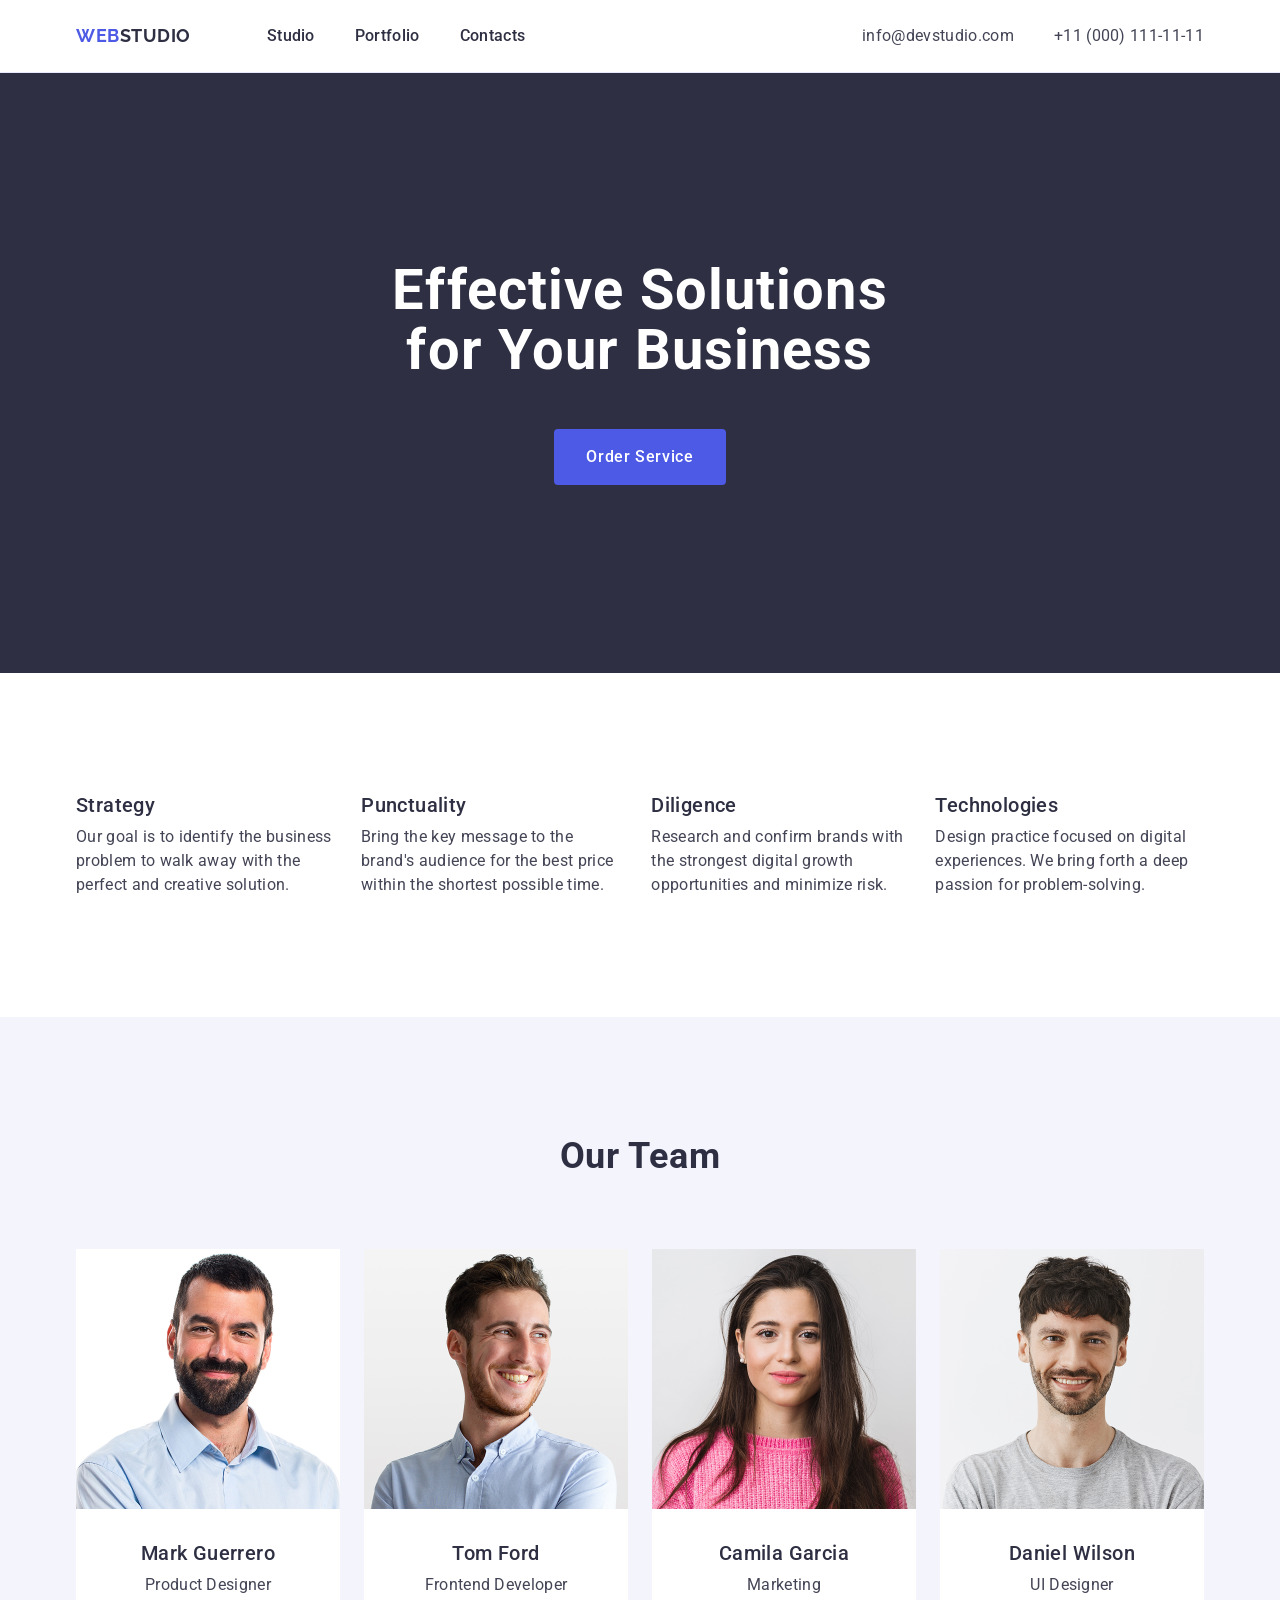
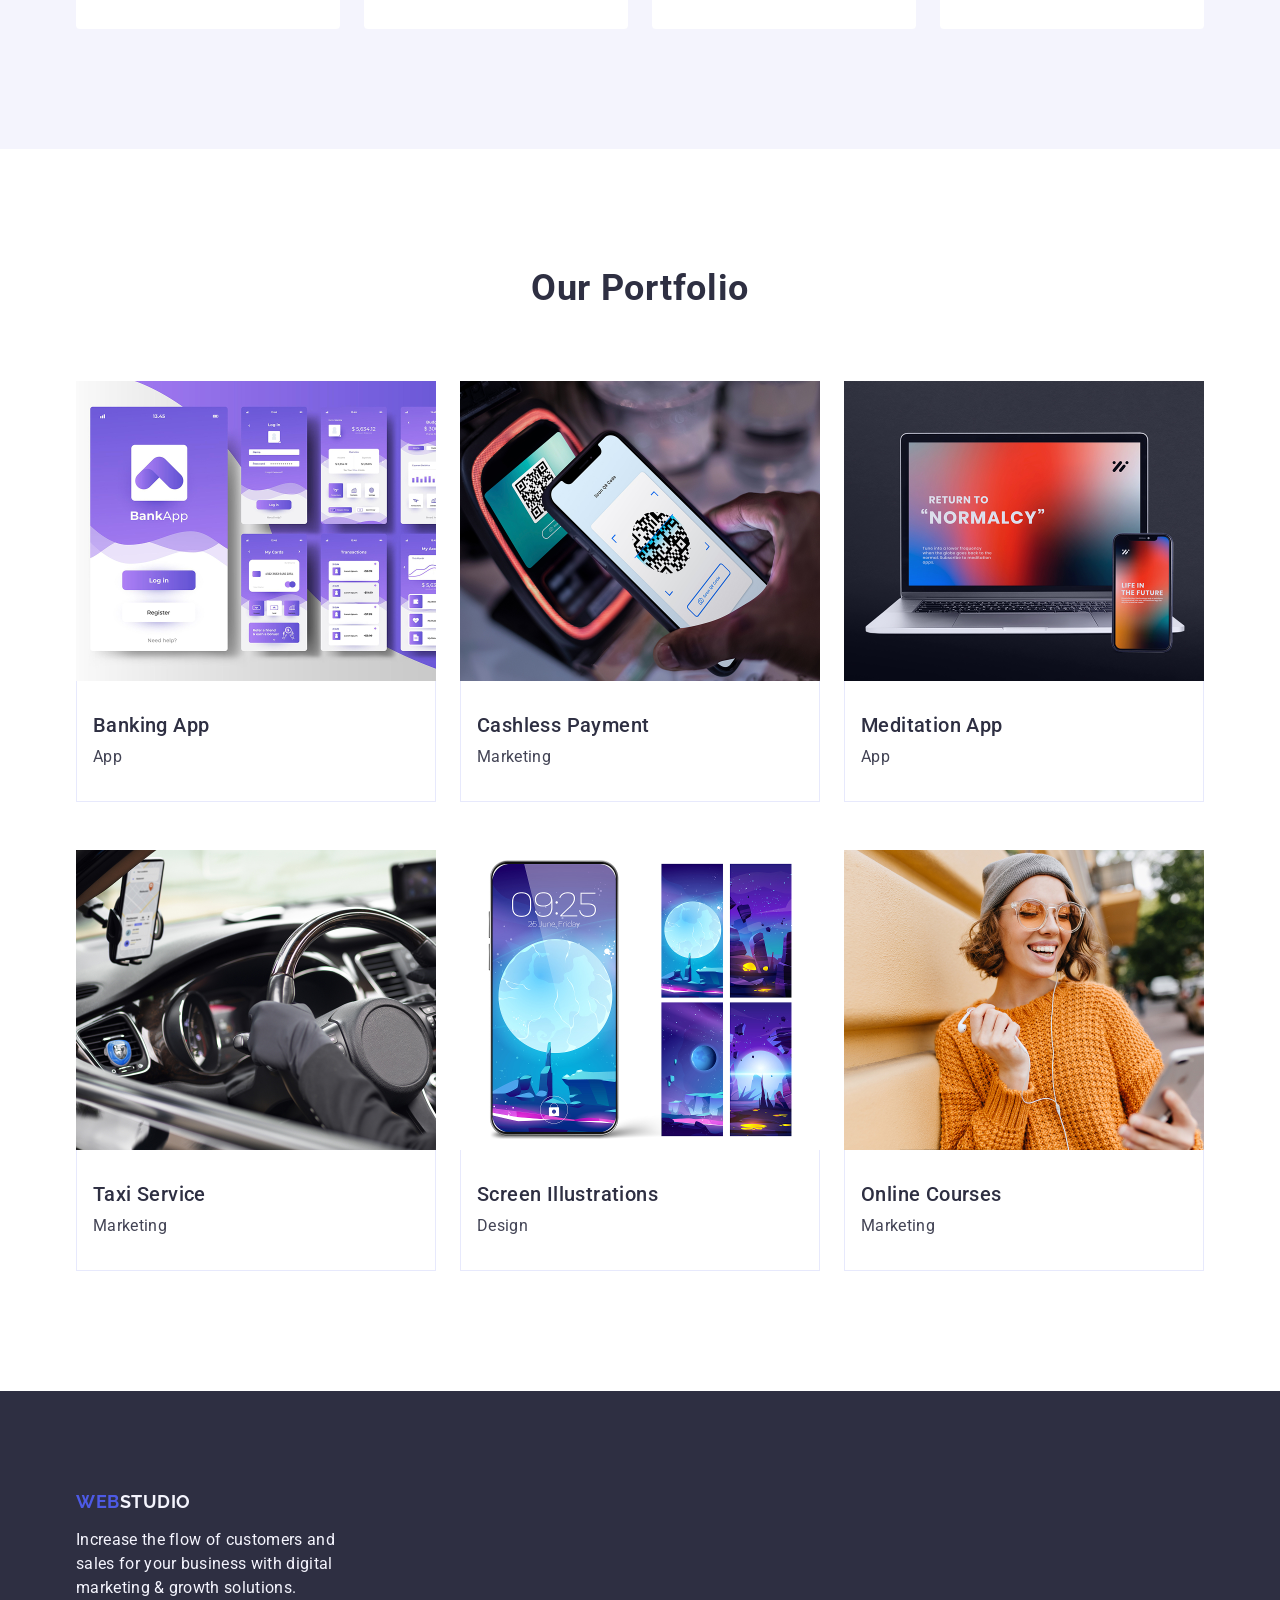
<file: index.html>
<!DOCTYPE html>
<html lang="en">
<head>
    <meta charset="UTF-8">
    <meta name="viewport" content="width=device-width, initial-scale=1.0">
    <title>Document</title>
    <link rel="preconnect" href="https://fonts.googleapis.com">
    <link rel="preconnect" href="https://fonts.gstatic.com" crossorigin>
    <link href="https://fonts.googleapis.com/css2?family=Raleway:wght@700&family=Roboto:ital,wght@0,100..900;1,100..900&display=swap" rel="stylesheet">
    <link rel="stylesheet" href="https://cdnjs.cloudflare.com/ajax/libs/modern-normalize/3.0.1/modern-normalize.min.css"
        integrity="sha512-q6WgHqiHlKyOqslT/lgBgodhd03Wp4BEqKeW6nNtlOY4quzyG3VoQKFrieaCeSnuVseNKRGpGeDU3qPmabCANg=="
        crossorigin="anonymous" referrerpolicy="no-referrer" />
    <link rel="stylesheet" href="./css/styles.css">
   
</head>

<body>
    <header class="header">
        <div class="header-wrapper container">
            <a class="logo" href="./index.html"><span class="logo-link">Web</span>Studio</a>
            <nav >
                <ul class="header-nav-list">
                    <li class="header-nav-item"><a class="nav-link link-active" href="./index.html">Studio</a></li>
                    <li class="header-nav-item"><a class="nav-link" href="">Portfolio</a></li>
                    <li class="header-nav-item"><a class="nav-link" href="">Contacts</a></li>
                </ul>
            </nav>
            <address class="address">
                <ul class="header-address-list">
                    <li class="header-address-item"><a class="address-link" href="mailto:info@devstudio.com">info@devstudio.com</a></li>
                    <li class="header-address-item"><a class="address-link" href="tel:+110001111111">+11 (000) 111-11-11</a></li>
                </ul>
            </address>
        </div>
    </header>

    <main>
        <section class="hero">
            <div class="hero-wrapper container">
            <h1 class="hero-title">Effective Solutions for Your Business</h1>
            <button class="hero-button" type="button">Order Service</button>
            </div>
        </section>

        <section class="section features">
        <div class="container">
            <h2 class="features-title visually-hidden">Our Features</h2>
            <ul class="features-list">
                <li class="features-item">
                    <h3 class="features-item-heading">Strategy</h3>
                    <p class="features-item-paragraph">Our goal is to identify the business problem to walk away with the perfect and creative solution.</p>
                </li>
                <li class="features-item">
                    <h3 class="features-item-heading">Punctuality</h3>
                    <p class="features-item-paragraph">Bring the key message to the brand's audience for the best price within the shortest possible time.</p>
                </li>
                <li class="features-item">
                    <h3 class="features-item-heading">Diligence</h3>
                    <p class="features-item-paragraph">Research and confirm brands with the strongest digital growth opportunities and minimize risk.</p>
                </li>
                <li class="features-item">
                    <h3 class="features-item-heading">Technologies</h3>
                    <p class="features-item-paragraph">Design practice focused on digital experiences. We bring forth a deep passion for problem-solving.</p>
                </li>
            </ul>
        </div>
        </section>

        <section class="section team">
        <div class="container">
            <h2 class="team-title">Our Team</h2>
            <ul class="team-list">
                <li class="team-item">
                    <img class="team-photo" src="./images/guerrero.jpg" width="264" height="260" alt="Mark Guerrero"/>
                    <div class="team-cart">
                        <h3 class="team-heading">Mark Guerrero</h3>
                        <p class="team-paragraph">Product Designer</p>
                    </div>
                </li>
                <li class="team-item">
                    <img class="team-photo" src="./images/ford.jpg" width="264" height="260" alt="Tom Ford" />
                    <div class="team-cart">
                        <h3 class="team-heading">Tom Ford</h3>
                        <p class="team-paragraph">Frontend Developer</p>
                    </div>
                </li>
                <li class="team-item">
                    <img class="team-photo" src="./images/garcia.jpg" width="264" height="260" alt="Camila Garcia" />
                    <div class="team-cart">
                        <h3 class="team-heading">Camila Garcia</h3>
                        <p class="team-paragraph">Marketing</p>
                    </div>
                </li>
                <li class="team-item">
                    <img class="team-photo" src="./images/wilson.jpg" width="264" height="260" alt="Daniel Wilson" />
                    <div class="team-cart">
                        <h3 class="team-heading">Daniel Wilson</h3>
                        <p class="team-paragraph">UI Designer</p>
                    </div>
                </li>
            </ul>
        </div>
        </section>

        <section class="section portfolio">
        <div class="container">
            <h2 class="portfolio-title">Our Portfolio</h2>
            <ul class="portfolio-list">
                <li class="portfolio-item">
                    <img class="portfolio-item-photo" src="./images/banking_app.jpg" width="360" height="300" alt="Mobile banking app UI screens in purple gradient style" />
                    <div class="portfolio-item-cart">
                    <h3 class="portfolio-item-heading">Banking App</h3>
                    <p class="portfolio-item-paragraph">App</p>
                    </div>
                </li>
                <li class="portfolio-item">
                    <img class="portfolio-item-photo" src="./images/cashless_payment.jpg" width="360" height="300"
                        alt="Hand holding a smartphone scanning a QR code on a payment terminal" />
                    <div class="portfolio-item-cart">
                        <h3 class="portfolio-item-heading">Cashless Payment</h3>
                        <p class="portfolio-item-paragraph">Marketing</p>
                    </div>
                </li>
                <li class="portfolio-item">
                    <img class="portfolio-item-photo" src="./images/meditation_app.jpg" width="360" height="300"
                        alt="Laptop and smartphone displaying colorful gradient screens with promotional text for a meditation app" />
                    <div class="portfolio-item-cart">
                        <h3 class="portfolio-item-heading">Meditation App</h3>
                        <p class="portfolio-item-paragraph">App</p>
                    </div>
                </li>
                <li class="portfolio-item">
                    <img class="portfolio-item-photo" src="./images/taxi_service.jpg" width="360" height="300"
                        alt="Car interior with a smartphone used as a taxi meter" />
                    <div class="portfolio-item-cart">
                        <h3 class="portfolio-item-heading">Taxi Service</h3>
                        <p class="portfolio-item-paragraph">Marketing</p>
                    </div>
                </li>
                <li class="portfolio-item">
                    <img class="portfolio-item-photo" src="./images/screen_illustrations.jpg" width="360" height="300"
                        alt="Smartphone displaying its wallpaper" />
                    <div class="portfolio-item-cart">
                        <h3 class="portfolio-item-heading">Screen Illustrations</h3>
                        <p class="portfolio-item-paragraph">Design</p>
                    </div>
                </li>
                <li class="portfolio-item">
                    <img class="portfolio-item-photo" src="./images/online_courses.jpg" width="360" height="300" alt="Smiling woman in headphones listening to an online course" />
                    <div class="portfolio-item-cart">
                        <h3 class="portfolio-item-heading">Online Courses</h3>
                        <p class="portfolio-item-paragraph">Marketing</p>
                    </div>
                </li>
            </ul>
        </div>
        </section>
    </main>

    <footer class="footer">
        <div class="footer-wrapper container">
            <a class="logo logo-footer" href="./index.html"><span class="logo-link">Web</span>Studio</a>
            <p class="footer-paragraph">Increase the flow of customers and sales for your business with digital marketing & growth solutions.</p>
        </div>
    </footer>
</body>
</html>
</file>
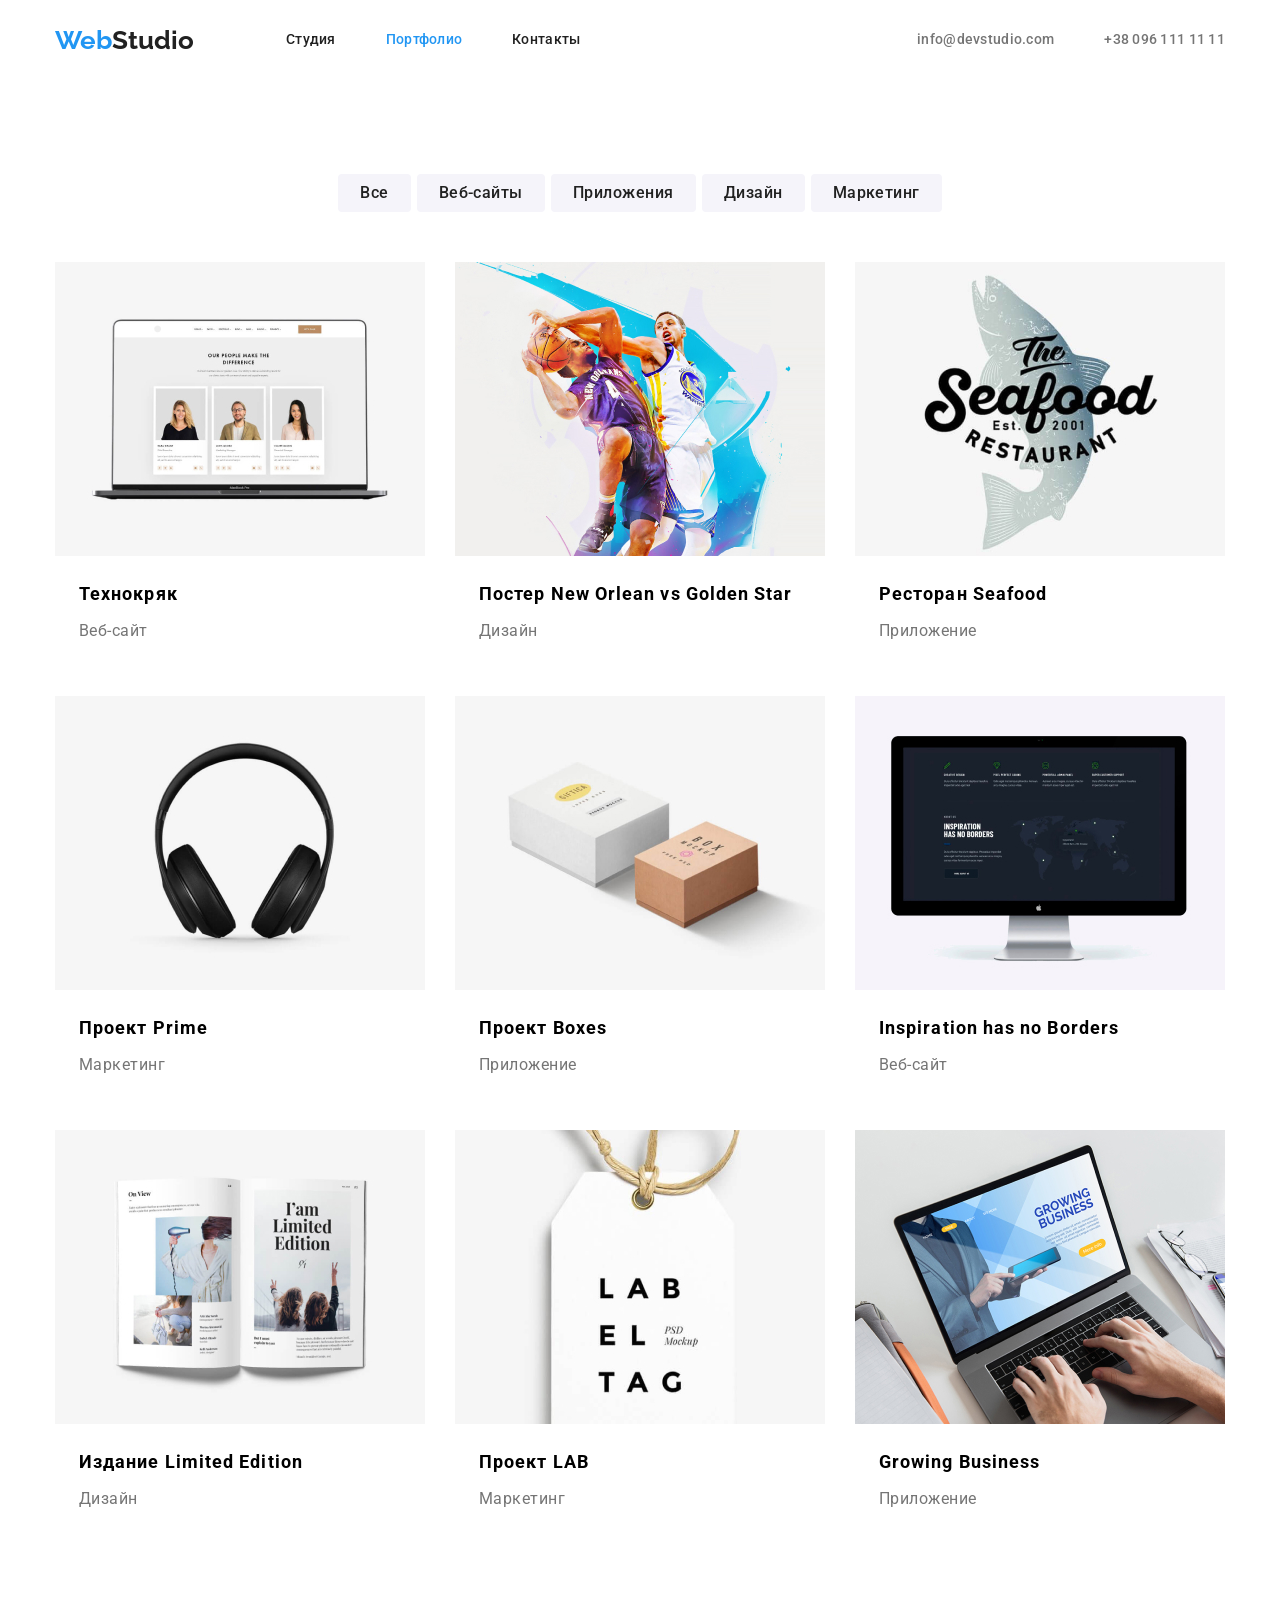
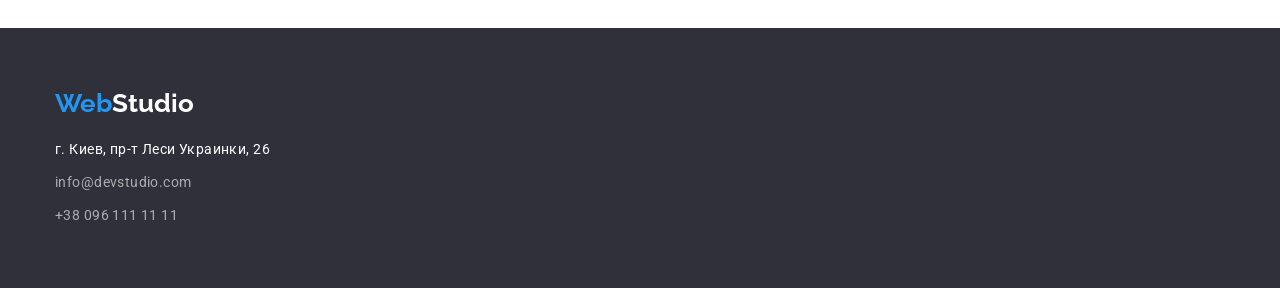
<file: portfolio.html>
<!DOCTYPE html>
<html lang="ru">
  <head>
    <meta charset="UTF-8" />
    <meta name="viewport" content="width=device-width, initial-scale=1.0" />
    <title>WebStudio</title>
    <link rel="preconnect" href="https://fonts.gstatic.com" />
    <link
      href="https://fonts.googleapis.com/css2?family=Raleway:wght@700&family=Roboto:wght@400;500;700;900&display=swap"
      rel="stylesheet"
    />
    <link
      rel="stylesheet"
      href="https://cdnjs.cloudflare.com/ajax/libs/modern-normalize/1.0.0/modern-normalize.min.css"
    />
    <link rel="stylesheet" href="./css/style.css" />
  </head>
  <body>
    <!--Шапка-->
    <header class="page-header container">
        <nav class="header-nav">
          <a class="logo" href=""><span class="logo-link">Web</span>Studio</a>
          <ul class="list-nav">
            <li class="item-nav">
              <a class="link" href="./index.html">Студия</a>
            </li>
            <li class="item-nav">
              <a class="link  current" href="">Портфолио</a>
            </li>
            <li class="item-nav">
              <a class="link" href="">Контакты</a>
            </li>
          </ul>
        </nav>
        <ul class="header-list">
          <li class="header-contacts">
            <a class="link contacts" href="">info@devstudio.com</a>
          </li>
          <li class="header-contacts">
            <a class="link contacts" href="">+38 096 111 11 11</a>
          </li>
        </ul>
    </header>

    <main>
      <section class="proekts">
        <div class="container">
          <h1 class="visually-hidden">Наши проекты</h1>
          <ul class="list-btn">
            <li class="item-btn">
              <button class="proekts-btn" type="button">Все</button>
            </li>
            <li class="item-btn">
              <button class="proekts-btn" type="button">Веб-сайты</button>
            </li>
            <li class="item-btn">
              <button class="proekts-btn" type="button">Приложения</button>
            </li>
            <li class="item-btn">
              <button class="proekts-btn" type="button">Дизайн</button>
            </li>
            <li class="item-btn">
              <button class="proekts-btn" type="button">Маркетинг</button>
            </li>
          </ul>
          <ul class="card-set">
            <li class="item">
              <article class="card">
                <div class="card-thumb">
                  <img src="./images/portfolio/tecno.jpg" alt="Техноряк" />
                </div>
                <div class="card-content">
                  <h2 class="card-heading">Технокряк</h2>
                  <p class="card-text">Веб-сайт</p>
                </div>
              </article>
            </li>
            <li class="item">
              <article class="card">
                <div class="card-thumb">
                  <img src="./images/portfolio/poster.jpg" alt="Постер" />
                </div>
                <div class="card-content">
                  <h2 class="card-heading">Постер New Orlean vs Golden Star</h2>
                  <p class="card-text">Дизайн</p>
                </div>
              </article>
            </li>
            <li class="item">
              <article class="card">
                <div class="card-thumb">
                  <img src="./images/portfolio/seafood.jpg" alt="Ресторан" />
                </div>
                <div class="card-content">
                  <h2 class="card-heading">Ресторан Seafood</h2>
                  <p class="card-text">Приложение</p>
                </div>
              </article>
            </li>
            <li class="item">
              <article class="card">
                <div class="card-thumb">
                  <img src="./images/portfolio/prime.jpg" alt="Prime" />
                </div>
                <div class="card-content">
                  <h2 class="card-heading">Проект Prime</h2>
                  <p class="card-text">Маркетинг</p>
                </div>
              </article>
            </li>
            <li class="item">
              <article class="card">
                <div class="card-thumb">
                  <img src="./images/portfolio/boxes.jpg" alt="Boxes" />
                </div>
                <div class="card-content">
                  <h2 class="card-heading">Проект Boxes</h2>
                  <p class="card-text">Приложение</p>
                </div>
              </article>
            </li>
            <li class="item">
              <article class="card">
                <div class="card-thumb">
                  <img
                    src="./images/portfolio/inspiration.jpg"
                    alt="Inspiration"
                  />
                </div>
                <div class="card-content">
                  <h2 class="card-heading">Inspiration has no Borders</h2>
                  <p class="card-text">Веб-сайт</p>
                </div>
              </article>
            </li>
            <li class="item">
              <article class="card">
                <div class="card-thumb">
                  <img src="./images/portfolio/limited.jpg" alt="Издание" />
                </div>
                <div class="card-content">
                  <h2 class="card-heading">Издание Limited Edition</h2>
                  <p class="card-text">Дизайн</p>
                </div>
              </article>
            </li>
            <li class="item">
              <article class="card">
                <div class="card-thumb">
                  <img src="./images/portfolio/lab.jpg" alt="lab" />
                </div>
                <div class="card-content">
                  <h2 class="card-heading">Проект LAB</h2>
                  <p class="card-text">Маркетинг</p>
                </div>
              </article>
            </li>
            <li class="item">
              <article class="card">
                <div class="card-thumb">
                  <img
                    src="./images/portfolio/business.jpg"
                    alt="Growing Business"
                  />
                </div>
                <div class="card-content">
                  <h2 class="card-heading">Growing Business</h2>
                  <p class="card-text">Приложение</p>
                </div>
              </article>
            </li>
          </ul>
        </div>
      </section>
    </main>
    <footer class="footer">
      <!--Адресс-->
      <div class="container">
        <address class="address">
          <a class="logo logo-footer" href=""
            ><span class="logo-link">Web</span>Studio</a
          >
          <ul class="footer-list">
            <li class="footer-items">
              <a class="address-link adr" href=""
                >г. Киев, пр-т Леси Украинки, 26</a
              >
            </li>
            <li class="footer-items">
              <a class="address-link post" href="">info@devstudio.com</a>
            </li>
            <li class="footer-items">
              <a class="address-link post" href="">+38 096 111 11 11</a>
            </li>
          </ul>
        </address>
      </div>
    </footer>
  </body>
</html>
</file>
<file: css/styles.css>
/* MAIN STYLES*/
:root {
    --iris: #4d5ae5;
    --ocean: #404bbf;
    --navy-blue: #2e2f42;
    --green: #31d0aa;
    --slate: #434455;
    --light-slate: #8e8f99;
    --cornflower: #e7e9fc;
    --cloud: #f4f4fd;
    --navy-blue-modal: rgba(46, 47, 66, 0.4);
    --grey: rgba(46, 47, 66, 0.7);
    --white: #ffffff;
    --dairy: #fcfcfc;


    --font-family: "Roboto", sans-serif;
    --second-family: "Raleway", sans-serif;
}

body {
    font-family: var(--font-family);
    font-size: 16px;
    font-weight: 400;
    color: var(--slate);
    background-color: var(--white);
    line-height: 1.5;
    letter-spacing: 0.02em;
}

a {
    text-decoration: none;

}

ul {
    list-style: none;
    padding: 0;
    margin: 0;
}

h2, h3 {
    color: var(--navy-blue);
    margin: 0;
}

p {
    margin: 0;
}

img {
  display: block;
}

.container {
  max-width: 1158px ;
  padding-left: 15px;
  padding-right: 15px;
  margin: 0 auto;
}

.section {
  padding-top: 120px;
  padding-bottom: 120px;
}

.visually-hidden {
  position: absolute;
  width: 1px;
  height: 1px;
  margin: -1px;
  border: 0;
  padding: 0;
  white-space: nowrap;
  clip-path: inset(100%);
  clip: rect(0 0 0 0);
  overflow: hidden;
}

/* HEADER*/
.header {
  border-bottom: 1px solid var(--cornflower);
}

.header-wrapper {
  display: flex;
  align-items: center;
}

.logo {
  font-family: var(--second-family);
  color: var(--navy-blue);
  font-weight: 700;
  font-size: 18px;
  line-height: 1.17;
  letter-spacing: 0.03em;
  text-transform: uppercase;
  margin-right: 76px;
}

.logo-link {
  color: var(--iris);
}

.header-nav-list {
  display: flex;
  gap: 40px;
}

.header-address-list {
  display: flex;
  gap: 40px;
}

.nav-link {
  color: var(--navy-blue);
  font-weight: 500;
  letter-spacing: 0.02em;
  display: block;
  padding-top: 24px;
  padding-bottom: 24px;
}

.nav-link:hover,
.nav-link:focus {
  color: var(--ocean);
}

.address {
  margin-left: auto;
}

.address-link {
  color: var(--slate);
  font-style: normal;
  letter-spacing: 0.02em;
  display: block;
  padding-top: 24px;
  padding-bottom: 24px;
}

.address-link:hover,
.address-link:focus {
  color: var(--ocean);
}

/* Section HERO*/
.hero {
  background-color: var(--navy-blue);
}

.hero-wrapper{
  display: flex;
  flex-direction: column;
  align-items: center;  
  text-align: center;
  padding-top: 188px;
  padding-bottom: 188px;
}

.hero-title {
  font-size: 56px;
  line-height: 1.07;
  letter-spacing: 0.02em;
  color: var(--white);
  margin-top: 0;
  margin-bottom: 48px;
  max-width: 496px;
  
}

.hero-button {
  font-weight: 500;
  line-height: 1.5;
  letter-spacing: 0.04em;
  color: var(--white);
  background: var(--iris);
  padding: 16px 32px;
  cursor: pointer;
  border: none;
  border-radius: 4px;
}

.hero-button:hover,
.hero-button:focus {
  background: var(--ocean);
}

/* Section OUR FEATURES */

.features-title {
  font-size: 36px;
  letter-spacing: 0.02em;
  line-height: 1.11;
  text-align: center;
}

.features-list {
  display: flex;
  gap: 24px;
}

.features-item-heading {
  font-size: 20px;
  letter-spacing: 0.02em;
  font-weight: 500;
  line-height: 1.2;
  margin-bottom: 8px;
}

.features-item-paragraph {
  letter-spacing: 0.02em;
}

/* Section OUR TEAM */
.team {
  background: var(--cloud);
}


.team-title {
  text-align: center;
  font-size: 36px;
  letter-spacing: 0.02em;
  line-height: 1.11;
  margin-bottom: 72px;
}

.team-list {
  display: flex;
  flex-wrap: wrap;
  gap: 24px;
}

.team-item {
  background: var(--white);
  border-radius: 0 0 4px 4px;
}

.team-cart {
  padding: 32px 16px;
}

.team-heading {
  font-size: 20px;
  letter-spacing: 0.02em;
  font-weight: 500;
  line-height: 1.2;
  text-align: center;
  margin-bottom: 8px;
}

.team-paragraph {
  letter-spacing: 0.02em;
  text-align: center;
}

/* Section OUR PORTFOLIO */

.portfolio-title{
  font-size: 36px;
  letter-spacing: 0.02em;
  line-height: 1.11;
  text-align: center;
  margin-bottom: 72px;
}

.portfolio-list {
  display: flex;
  flex-wrap: wrap;
  gap: 48px 24px;
}

.portfolio-item {
  width: calc((100% - 48px) / 3);
}

.portfolio-item-cart {
  padding: 32px 16px;
  border-bottom: 1px solid var(--cornflower);
  border-left: 1px solid var(--cornflower);
  border-right: 1px solid var(--cornflower);
}

.portfolio-item-heading {
  font-size: 20px;
  letter-spacing: 0.02em;
  font-weight: 500;
  line-height: 1.2;
  margin-bottom: 8px;
}

.portfolio-item-paragraph {
  letter-spacing: 0.02em;
}

/* FOOTER */
.footer {
  background-color: var(--navy-blue);
}
.footer-wrapper {
  padding-top: 100px;
  padding-bottom: 100px;
}


.logo-footer {
  display: inline-block;
  color: var(--cloud);
  margin-bottom: 16px;
}

.footer-paragraph {
  letter-spacing: 0.02em;
  color: var(--cloud);
  max-width: 264px;
}
</file>
<file: css/style.css>
/* --- Основа для всех страниц --- */

:root {
  --text-blue: #2196f3;
  --text-hero-white: #ffffff;
  --text-white-footer: rgba(255, 255, 255, 0.6);
  --text-black: #212121;
  --text-grey: #757575;
  --background-hero: #2f303a;
  --background-btn: #f5f4fa;
  --border-proekts: #eeeeee;
}

.visually-hidden {
  position: absolute;
  width: 1px;
  height: 1px;
  margin: -1px;
  border: 0;
  padding: 0;

  white-space: nowrap;
  clip-path: inset(100%);
  clip: rect(0 0 0 0);
  overflow: hidden;
}

body {
  font-family: 'Roboto', sans-serif;
  font-size: 14px;
}

a {
  text-decoration: none;
  color: var(--text-black);
  outline: none;
}

ul {
  list-style: none;
}

.container {
  width: 1200px;
  padding-left: 15px;
  padding-right: 15px;
  margin-left: auto;
  margin-right: auto;
  /* outline: 1px solid tomato; */
}

h1,
h2,
h3,
ul,
p {
  margin: 0;
  padding: 0;
}

/* ОБЩИЕ СТИЛИ ДЛЯ ВСЕХ СТРАНИЦ ХЕДЕРА И ФУТЕРА */

/* --- Шапка--- */

.page-header {
  display: flex;
  align-items: center;
}

.header-nav {
  display: flex;
  align-items: center;
}

.header-list {
  display: flex;
  align-items: center;
  margin-left: auto;
}

.logo {
  font-style: normal;
  font-family: 'Raleway', sans-serif;
  font-weight: 700;
  font-size: 26px;
  line-height: 1.19;
}

.logo-link {
  color: var(--text-blue);
}

.list-nav {
  display: flex;
  align-items: center;
  margin-left: 92px;
}

.item-nav:not(:last-child),
.header-contacts:not(:last-child) {
  margin-right: 50px;
}

.link {
  display: block;
  padding-top: 32px;
  padding-bottom: 32px;

  font-weight: 500;
  line-height: 1.14;
  letter-spacing: 0.02em;
}

.link:hover,
.link:focus {
  color: var(--text-blue);
}

.list-nav .link.current {
  color: var(--text-blue);
}

.contacts {
  color: var(--text-grey);
}

/* --- Футер --- */

/* --- Адресс --- */

.footer {
  background-color: var(--background-hero);
  padding: 60px 0;
}

.logo-footer {
  display: inline-block;
  margin-bottom: 20px;

  color: var(--text-hero-white);
}

.footer-items:not(:last-child) {
  margin-bottom: 9px;
}

.address-link {
  display: inline-block;

  font-style: normal;
  font-weight: normal;
  font-size: 14px;
  line-height: 1.71;
  letter-spacing: 0.03em;
  color: var(--text-hero-white);
}

.post {
  color: var(--text-white-footer);
}

.address-link:hover,
.address-link:focus {
  color: var(--text-blue);
}

/* --- ГЛАВНАЯ СТРАНИЦА --- */

/* --- Баннер --- */

.hero {
  max-width: 1600px;
  margin-left: auto;
  margin-right: auto;
  padding-top: 200px;
  padding-bottom: 200px;
  background-color: var(--background-hero);
  text-align: center;
}

.hero-text {
  margin-bottom: 30px;

  color: var(--text-hero-white);
  font-weight: 900;
  font-size: 44px;
  line-height: 1.36;
  letter-spacing: 0.06em;
  text-align: center;
  text-transform: uppercase;
}

.hero-btn {
  display: inline-block;
  min-width: 200px;
  padding: 10px 32px;
  border-radius: 4px;
  color: var(--text-hero-white);
  background-color: var(--text-blue);
  font-weight: 700;
  font-size: 16px;
  text-align: center;
  line-height: 1.87;
  letter-spacing: 0.06em;
}

.hero-container {
  max-width: 696px;
  margin-left: auto;
  margin-right: auto;
}

/* --- Особенности --- */

.features {
  display: flex;
  padding-top: 89px;
  padding-bottom: 91px;
}

.features-list {
  display: flex;
}

.features-items {
  flex-basis: calc((100% - 90px) / 4);
  margin-right: 30px;
}

.features-items:last-child {
  margin-right: 0px;
}

.features-heading {
  margin-bottom: 10px;

  font-weight: 700;
  font-size: 14px;
  line-height: 1.14;
  letter-spacing: 0.03em;
  text-transform: uppercase;
}

.features-text {
  font-weight: 400;
  line-height: 1.71;
  letter-spacing: 0.03em;

  color: var(--text-grey);
}

/* --- Чем мы занимаемся --- */

.work {
  padding-bottom: 94px;
}

.heading-main {
  margin-bottom: 50px;

  font-weight: 700;
  font-size: 36px;
  line-height: 1.17;
  text-align: center;
  letter-spacing: 0.03em;
  color: var(--text-black);
}

.work-list {
  display: flex;
}

.work-item {
  flex-basis: calc((100% - 60px) / 3);
  padding-right: 30px;
}

.work-item:last-child {
  padding-right: 0;
}

.work-item img {
  display: block;
}

/* --- Наша команда --- */

.family {
  padding-top: 94px;
  padding-bottom: 94px;
}

.family-list {
  display: flex;
}

.family-item img {
  display: block;
  max-width: 100%;
  padding-bottom: 30px;
}

.family-item {
  flex-basis: calc((100% - 30px) / 4);
  margin-right: 30px;
  padding-bottom: 30px;
  border-radius: 0px 0px 4px 4px;
}

.family-item:last-child {
  padding-right: 0;
}

.family-name {
  margin-bottom: 10px;

  font-weight: 500;
  font-size: 16px;
  line-height: 1.19;
  text-align: center;
  letter-spacing: 0.03em;
  color: var(--text-black);
}

.family-proffesion {
  font-weight: 400;
  font-size: 16px;
  line-height: 1.19;
  text-align: center;
  letter-spacing: 0.03em;
  color: var(--text-grey);
}

/* СТРАННИЦА ПОРТФОЛИО */

/* --- НАШИ ПРОЕКТЫ */

/* КНОПКИ */

.proekts {
  padding: 94px 0;
}

.list-btn {
  display: flex;
  margin-bottom: 50px;
  justify-content: center;
}

.item-btn:not(:last-child) {
  margin-right: 6px;
}

.proekts-btn {
  padding: 6px 22px;
  border: none;
  border-radius: 4px;

  font-weight: 500;
  font-size: 16px;
  line-height: 1.62;
  text-align: center;
  letter-spacing: 0.03em;

  color: var(--text-black);
  background: var(--background-btn);
}

.proekts-btn:hover,
.proekts-btn:focus {
  color: var(--text-hero-white);
  background: var(--text-blue);
}

/* СПИСОК ПРОЕКТОВ */ 

img {
  display: block;
  max-width: 100%;
}

.card-set {
  display: flex;
  flex-wrap: wrap;
  margin-left: calc(-1 * 30px);
  margin-top: calc(-1 * 30px);
}

.card-set .item {
  flex-basis: calc(100% / 3 - 30px);
  margin-left: 30px;
  margin-top: 30px;
}

.card {
  border-radius: 4px;
}

.card-content {
  padding: 20px 24px;
}

.card-heading {
  margin-bottom: 4px;

  font-weight: 700;
  font-size: 18px;
  line-height: 2;
  letter-spacing: 0.06em;
}

.card-text {
  font-weight: normal;
  font-size: 16px;
  line-height: 1.87;
  letter-spacing: 0.03em;
  color: var(--text-grey);
}
</file>
